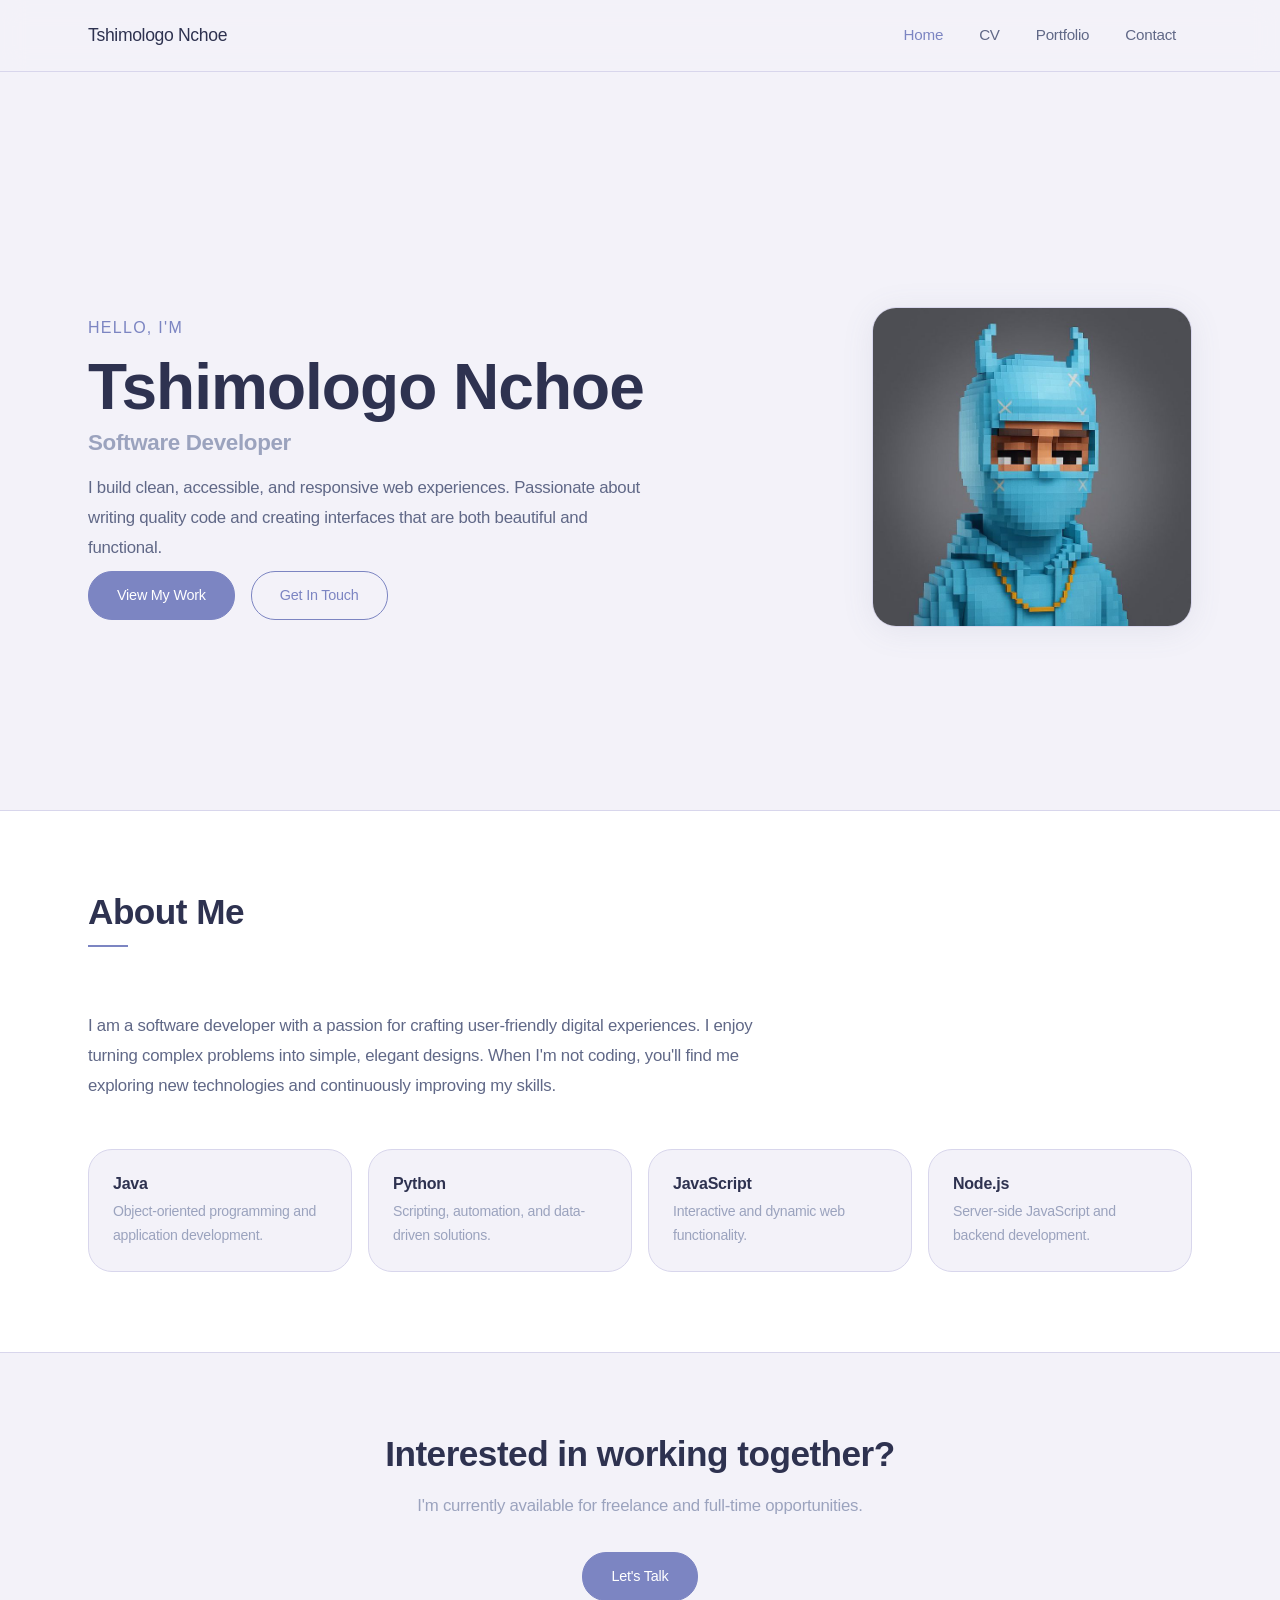
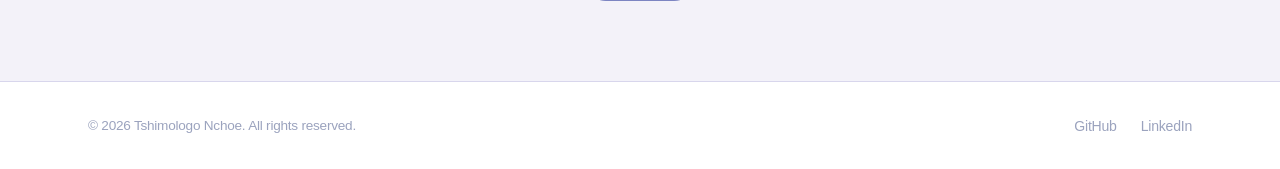
<file: index.html>
<html lang="en"><head>
    <meta charset="UTF-8">
    <meta name="viewport" content="width=device-width, initial-scale=1.0">
    <title>Tshimologo Nchoe | Software Developer</title>
    <link rel="stylesheet" href="css/styles.css">
  </head>
  <body>

    
    <header class="site-header">
      <nav class="navbar" aria-label="Main navigation">
        <div class="nav-logo">
          <a href="index.html">Tshimologo Nchoe</a>
        </div>

        <button class="nav-toggle" aria-controls="nav-menu" aria-expanded="false" aria-label="Toggle navigation menu">
          <span class="hamburger-bar"></span>
          <span class="hamburger-bar"></span>
          <span class="hamburger-bar"></span>
        </button>

        <ul class="nav-menu" id="nav-menu" role="list">
          <li><a href="index.html" class="nav-link active" aria-current="page">Home</a></li>
          <li><a href="cv.html" class="nav-link">CV</a></li>
          <li><a href="portfolio.html" class="nav-link">Portfolio</a></li>
          <li><a href="contact.html" class="nav-link">Contact</a></li>
        </ul>
      </nav>
    </header>

    
    <main>

      
      <section class="hero" aria-labelledby="hero-heading">
        <div class="hero-content">
          <p class="hero-greeting">Hello, I'm</p>
          <h1 id="hero-heading" class="hero-name">Tshimologo Nchoe</h1>
          <h2 class="hero-title">Software Developer</h2>
          <p class="hero-bio">
            I build clean, accessible, and responsive web experiences.
            Passionate about writing quality code and creating interfaces
            that are both beautiful and functional.
          </p>
          <div class="hero-actions">
            <a href="portfolio.html" class="btn btn-primary">View My Work</a>
            <a href="contact.html" class="btn btn-secondary">Get In Touch</a>
          </div>
        </div>

        <div class="hero-image">
          <img src="images/blue-logo.jpeg" alt="Tshimologo Nchoe logo" width="300" height="300">
        </div>
      </section>

      <!-- About / Skills Snapshot Section -->
      <section class="about-snapshot" aria-labelledby="about-heading">
        <div class="container">
          <h2 id="about-heading" class="section-title">About Me</h2>
          <p class="about-text">
            I am a software developer with a passion for crafting user-friendly
            digital experiences. I enjoy turning complex problems into simple,
            elegant designs. When I'm not coding, you'll find me exploring new
            technologies and continuously improving my skills.
          </p>

          <div class="skills-grid" aria-label="Technical skills">
            <article class="skill-card">
              <h3 class="skill-title">Java</h3>
              <p class="skill-description">Object-oriented programming and application development.</p>
            </article>

            <article class="skill-card">
              <h3 class="skill-title">Python</h3>
              <p class="skill-description">Scripting, automation, and data-driven solutions.</p>
            </article>

            <article class="skill-card">
              <h3 class="skill-title">JavaScript</h3>
              <p class="skill-description">Interactive and dynamic web functionality.</p>
            </article>

            <article class="skill-card">
              <h3 class="skill-title">Node.js</h3>
              <p class="skill-description">Server-side JavaScript and backend development.</p>
            </article>
          </div>
        </div>
      </section>

      
      <section class="cta-section" aria-labelledby="cta-heading">
        <div class="container">
          <h2 id="cta-heading" class="cta-heading">Interested in working together?</h2>
          <p class="cta-text">I'm currently available for freelance and full-time opportunities.</p>
          <a href="contact.html" class="btn btn-primary">Let's Talk</a>
        </div>
      </section>

    </main>

    
    <footer class="site-footer">
      <div class="container">
        <p class="footer-copy">© 2026 Tshimologo Nchoe. All rights reserved.</p>
        <nav class="footer-nav" aria-label="Social links">
          <a href="https://github.com/Tshiimo55" target="_blank" rel="noopener noreferrer" aria-label="GitHub profile">GitHub</a>
          <a href="https://linkedin.com/in/tshimologo-nchoe-560973280" target="_blank" rel="noopener noreferrer" aria-label="LinkedIn profile">LinkedIn</a>
        </nav>
      </div>
    </footer>

    <script src="js/script.js"></script>
  

</body></html>
</file>
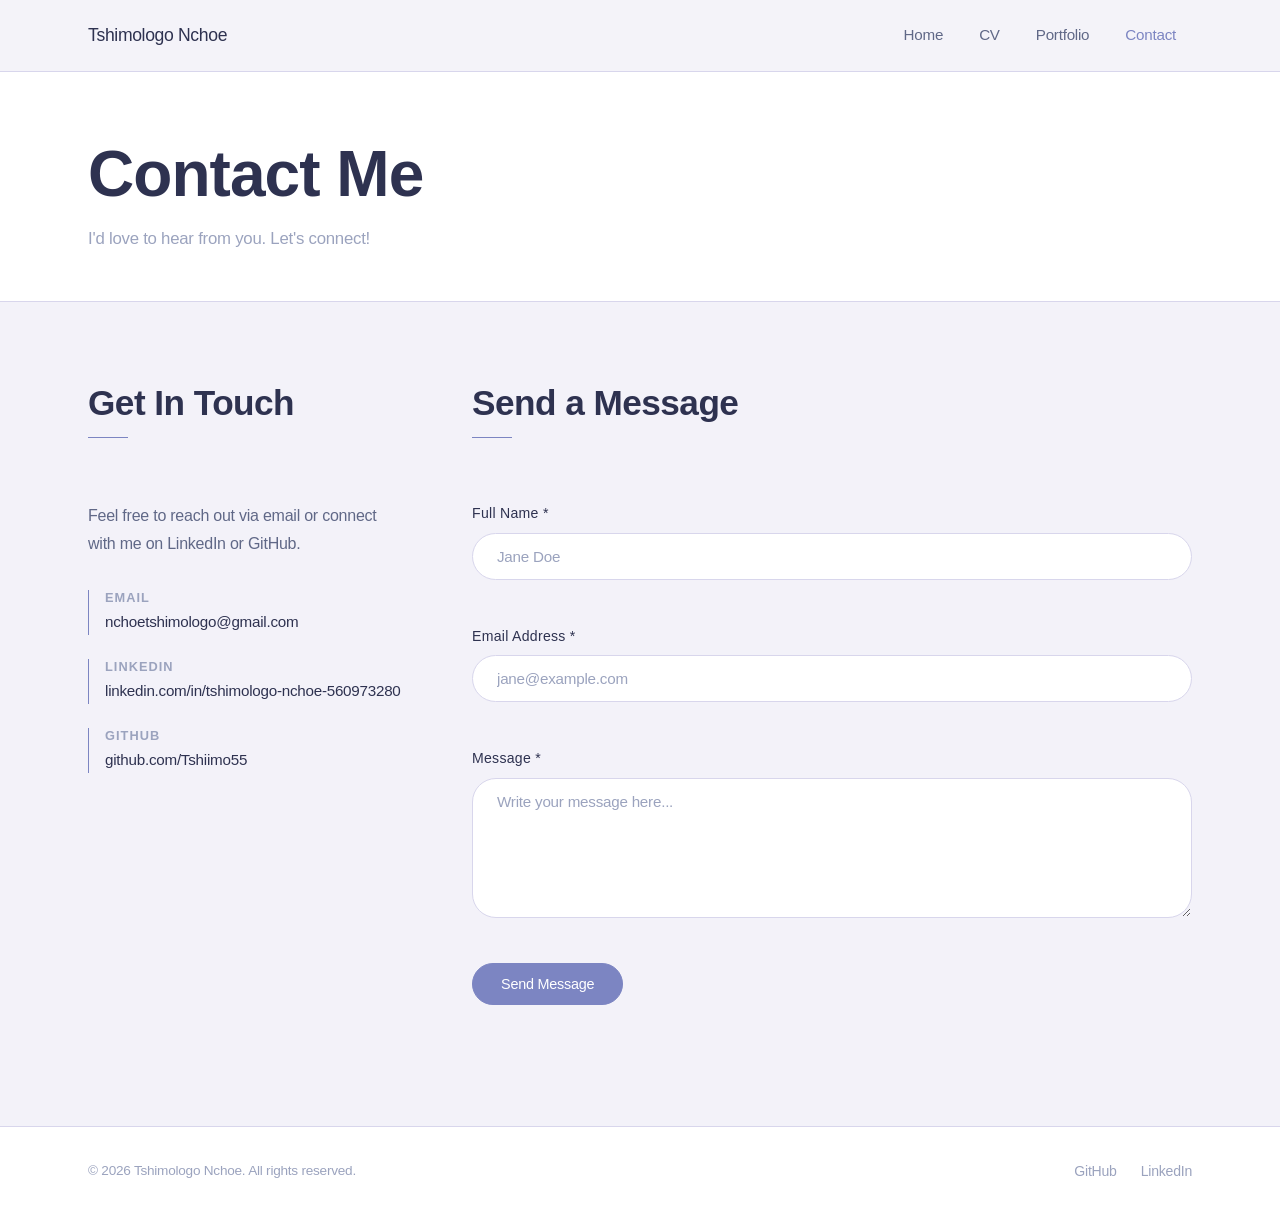
<file: contact.html>
<!DOCTYPE html>
<html lang="en">
  <head>
    <meta charset="UTF-8" />
    <meta name="viewport" content="width=device-width, initial-scale=1.0" />
    <title>Contact | Tshimologo Nchoe</title>
    <link rel="stylesheet" href="css/styles.css" />
  </head>
  <body>

    
    <header class="site-header">
      <nav class="navbar" aria-label="Main navigation">
        <div class="nav-logo">
          <a href="index.html">Tshimologo Nchoe</a>
        </div>

        <button class="nav-toggle" aria-controls="nav-menu" aria-expanded="false" aria-label="Toggle navigation menu">
          <span class="hamburger-bar"></span>
          <span class="hamburger-bar"></span>
          <span class="hamburger-bar"></span>
        </button>

        <ul class="nav-menu" id="nav-menu" role="list">
          <li><a href="index.html" class="nav-link">Home</a></li>
          <li><a href="cv.html" class="nav-link">CV</a></li>
          <li><a href="portfolio.html" class="nav-link">Portfolio</a></li>
          <li><a href="contact.html" class="nav-link active" aria-current="page">Contact</a></li>
        </ul>
      </nav>
    </header>

    
    <main>

      
      <section class="page-banner" aria-labelledby="contact-heading">
        <div class="container">
          <h1 id="contact-heading">Contact Me</h1>
          <p class="page-banner-subtitle">I'd love to hear from you. Let's connect!</p>
        </div>
      </section>

      
      <section class="contact-section" aria-labelledby="contact-info-heading">
        <div class="container contact-layout">

          
          <aside class="contact-info-panel">
            <h2 id="contact-info-heading" class="section-title">Get In Touch</h2>
            <p>Feel free to reach out via email or connect with me on LinkedIn or GitHub.</p>

            <ul class="contact-details-list">
              <li class="contact-detail-item">
                <h3 class="contact-detail-label">Email</h3>
                <address>
                  <a href="mailto:nchoetshimologo@gmail.com" class="contact-link">
                    nchoetshimologo@gmail.com
                  </a>
                </address>
              </li>

              <li class="contact-detail-item">
                <h3 class="contact-detail-label">LinkedIn</h3>
                <a
                  href="https://linkedin.com/in/tshimologo-nchoe-560973280"
                  class="contact-link"
                  target="_blank"
                  rel="noopener noreferrer"
                  aria-label="Visit my LinkedIn profile (opens in new tab)"
                >
                  linkedin.com/in/tshimologo-nchoe-560973280
                </a>
              </li>

              <li class="contact-detail-item">
                <h3 class="contact-detail-label">GitHub</h3>
                <a
                  href="https://github.com/Tshiimo55"
                  class="contact-link"
                  target="_blank"
                  rel="noopener noreferrer"
                  aria-label="Visit my GitHub profile (opens in new tab)"
                >
                  github.com/Tshiimo55
                </a>
              </li>
            </ul>
          </aside>

          <!-- Contact Form -->
          <section class="contact-form-wrapper" aria-labelledby="form-heading">
            <h2 id="form-heading" class="section-title">Send a Message</h2>

            <form
              class="contact-form"
              id="contact-form"
              novalidate
              aria-describedby="form-status"
            >

              <!-- Name Field -->
              <div class="form-group">
                <label for="name" class="form-label">Full Name <span aria-hidden="true">*</span></label>
                <input
                  type="text"
                  id="name"
                  name="name"
                  class="form-input"
                  placeholder="Jane Doe"
                  autocomplete="name"
                  required
                  aria-required="true"
                />
                <span class="form-error" id="name-error" role="alert" aria-live="polite"></span>
              </div>

              <!-- Email Field -->
              <div class="form-group">
                <label for="email" class="form-label">Email Address <span aria-hidden="true">*</span></label>
                <input
                  type="email"
                  id="email"
                  name="email"
                  class="form-input"
                  placeholder="jane@example.com"
                  autocomplete="email"
                  required
                  aria-required="true"
                />
                <span class="form-error" id="email-error" role="alert" aria-live="polite"></span>
              </div>

              <!-- Message Field -->
              <div class="form-group">
                <label for="message" class="form-label">Message <span aria-hidden="true">*</span></label>
                <textarea
                  id="message"
                  name="message"
                  class="form-textarea"
                  placeholder="Write your message here..."
                  rows="6"
                  required
                  aria-required="true"
                ></textarea>
                <span class="form-error" id="message-error" role="alert" aria-live="polite"></span>
              </div>

              <!-- Submit Button -->
              <div class="form-group">
                <button type="submit" class="btn btn-primary form-submit-btn">
                  Send Message
                </button>
              </div>

              <!-- Success / Error Status Message -->
              <p class="form-status" id="form-status" role="status" aria-live="polite"></p>

            </form>
          </section>

        </div>
      </section>

    </main>

    
    <footer class="site-footer">
      <div class="container">
        <p class="footer-copy">&copy; 2026 Tshimologo Nchoe. All rights reserved.</p>
        <nav class="footer-nav" aria-label="Social links">
          <a href="https://github.com/Tshiimo55" target="_blank" rel="noopener noreferrer" aria-label="GitHub profile">GitHub</a>
          <a href="https://linkedin.com/in/tshimologo-nchoe-560973280" target="_blank" rel="noopener noreferrer" aria-label="LinkedIn profile">LinkedIn</a>
        </nav>
      </div>
    </footer>

    <script src="js/script.js"></script>
  </body>
</html>
</file>
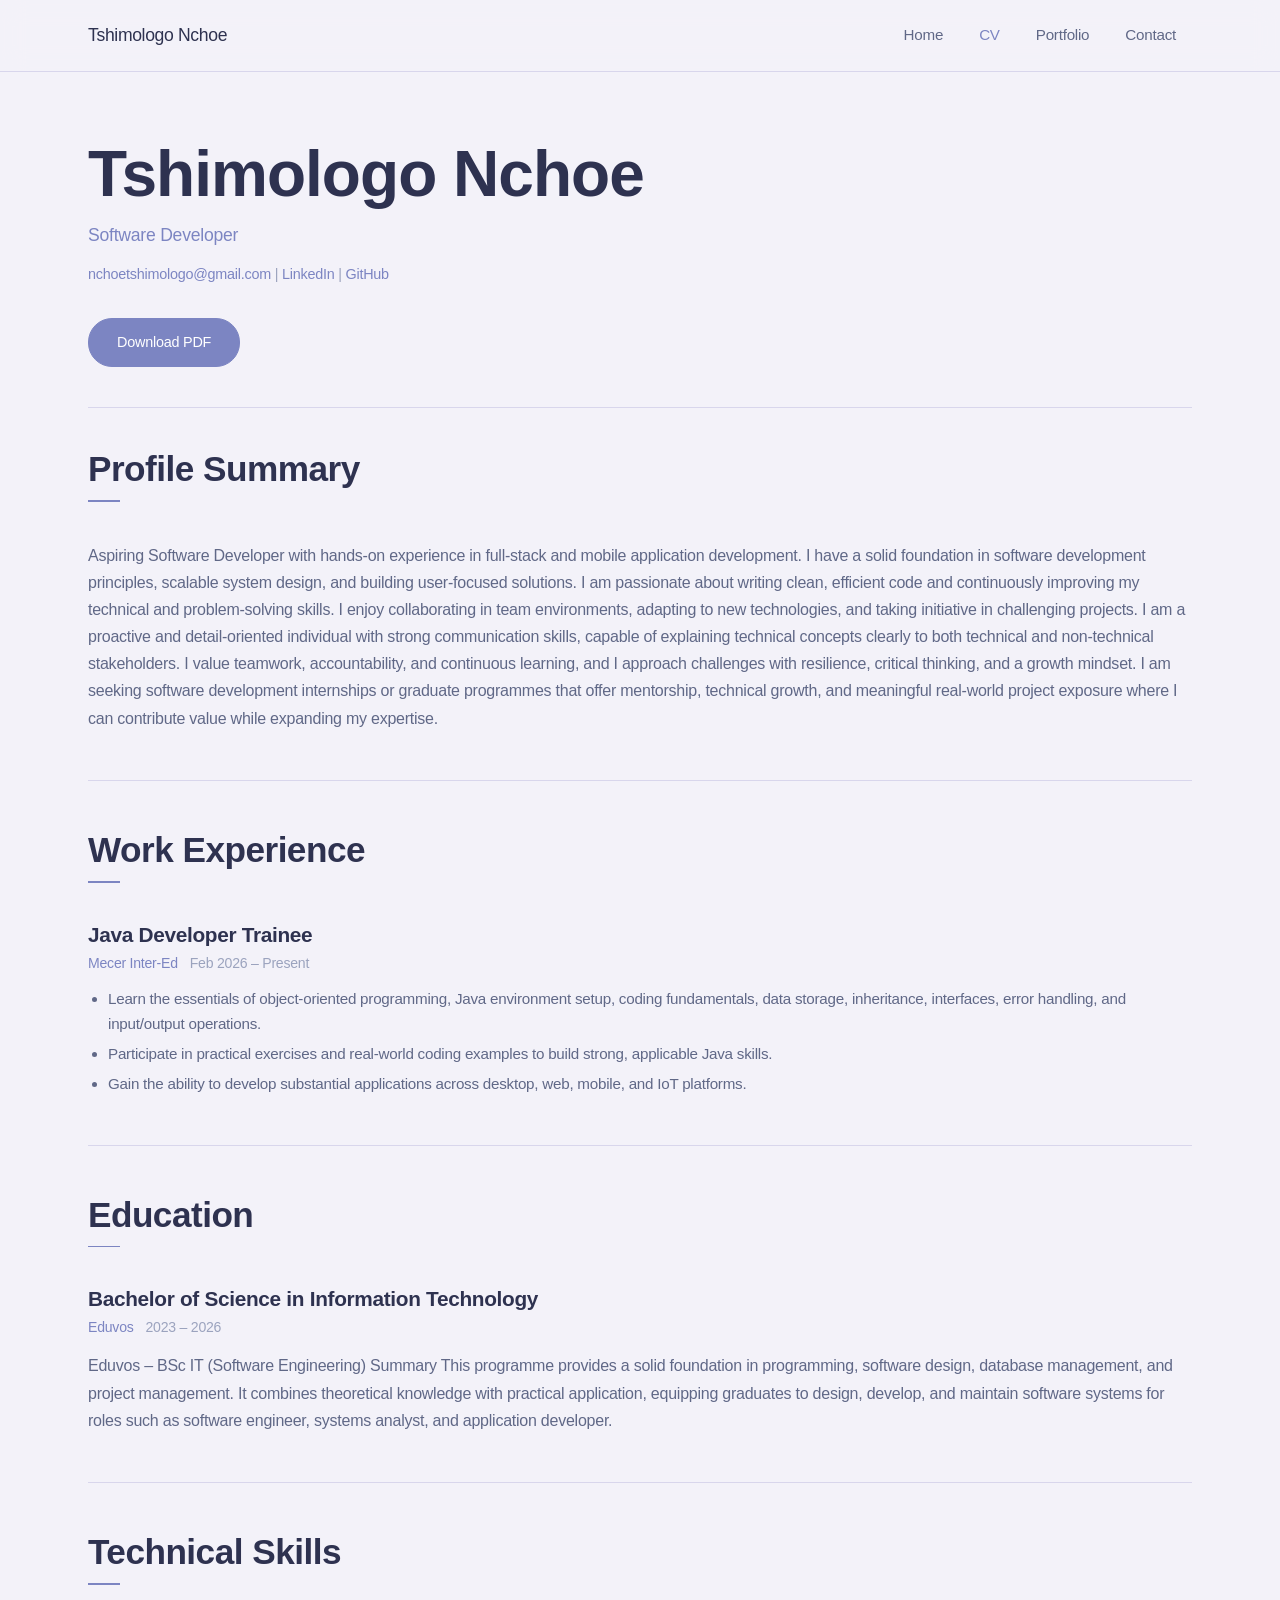
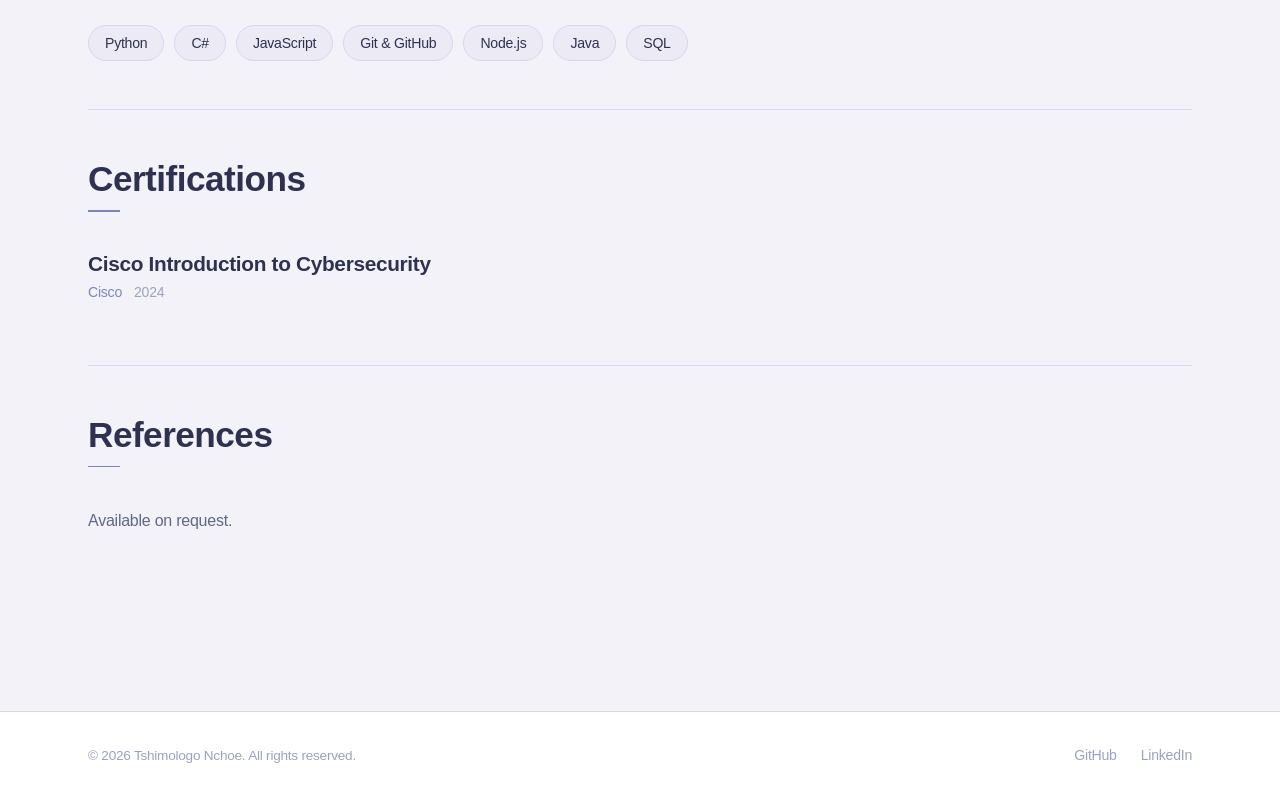
<file: cv.html>
<!DOCTYPE html>
<html lang="en">
  <head>
    <meta charset="UTF-8" />
    <meta name="viewport" content="width=device-width, initial-scale=1.0" />
    <title>CV | Tshimologo Nchoe</title>
    <link rel="stylesheet" href="css/styles.css" />
  </head>
  <body>

    
    <header class="site-header">
      <nav class="navbar" aria-label="Main navigation">
        <div class="nav-logo">
          <a href="index.html">Tshimologo Nchoe</a>
        </div>

        <button class="nav-toggle" aria-controls="nav-menu" aria-expanded="false" aria-label="Toggle navigation menu">
          <span class="hamburger-bar"></span>
          <span class="hamburger-bar"></span>
          <span class="hamburger-bar"></span>
        </button>

        <ul class="nav-menu" id="nav-menu" role="list">
          <li><a href="index.html" class="nav-link">Home</a></li>
          <li><a href="cv.html" class="nav-link active" aria-current="page">CV</a></li>
          <li><a href="portfolio.html" class="nav-link">Portfolio</a></li>
          <li><a href="contact.html" class="nav-link">Contact</a></li>
        </ul>
      </nav>
    </header>

    
    <main>
      <section class="cv-page" aria-labelledby="cv-heading">
        <div class="container">

          <div class="cv-header">
            <h1 id="cv-heading">Tshimologo Nchoe</h1>
            <p class="cv-job-title">Software Developer</p>
            <address class="cv-contact-info">
              <a href="mailto:nchoetshimologo@gmail.com">nchoetshimologo@gmail.com</a> |
              <a href="https://linkedin.com/in/tshimologo-nchoe-560973280" target="_blank" rel="noopener noreferrer">LinkedIn</a> |
              <a href="https://github.com/Tshiimo55" target="_blank" rel="noopener noreferrer">GitHub</a>
            </address>
            <a href="Tshimologo-CV.pdf" download class="btn btn-primary cv-download-btn">Download PDF</a>
          </div>

          <!-- Profile Summary -->
          <section class="cv-section" aria-labelledby="profile-heading">
            <h2 id="profile-heading" class="cv-section-title">Profile Summary</h2>
            <p>
              Aspiring Software Developer with hands-on experience in full-stack and mobile application development. I have a solid foundation in software development principles, scalable system design, and building user-focused solutions. I am passionate about writing clean, efficient code and continuously improving my technical and problem-solving skills. I enjoy collaborating in team environments, adapting to new technologies, and taking initiative in challenging projects.
I am a proactive and detail-oriented individual with strong communication skills, capable of explaining technical concepts clearly to both technical and non-technical stakeholders. I value teamwork, accountability, and continuous learning, and I approach challenges with resilience, critical thinking, and a growth mindset. I am seeking software development internships or graduate programmes that offer mentorship, technical growth, and meaningful real-world project exposure where I can contribute value while expanding my expertise.

            </p>
          </section>

          <!-- Work Experience -->
          <section class="cv-section" aria-labelledby="experience-heading">
            <h2 id="experience-heading" class="cv-section-title">Work Experience</h2>

            <article class="cv-entry">
              <header class="cv-entry-header">
                <h3 class="cv-entry-title">Java Developer Trainee</h3>
                <p class="cv-entry-meta">
                  <span class="cv-company">Mecer Inter-Ed</span>
                  <time class="cv-date">Feb 2026 – Present</time>
                </p>
              </header>
              <ul class="cv-entry-list">
                <li>Learn the essentials of object-oriented programming, Java environment setup, coding fundamentals, data storage, inheritance, interfaces, error handling, and input/output operations.</li>
                <li>Participate in practical exercises and real-world coding examples to build strong, applicable Java skills.</li>
                <li>Gain the ability to develop substantial applications across desktop, web, mobile, and IoT platforms.</li>
              </ul>
            </article>

          </section>

          <!-- Education -->
          <section class="cv-section" aria-labelledby="education-heading">
            <h2 id="education-heading" class="cv-section-title">Education</h2>

            <article class="cv-entry">
              <header class="cv-entry-header">
                <h3 class="cv-entry-title">Bachelor of Science in Information Technology</h3>
                <p class="cv-entry-meta">
                  <span class="cv-company">Eduvos</span>
                  <time class="cv-date">2023 – 2026</time>
                </p>
              </header>
              <p>Eduvos – BSc IT (Software Engineering) Summary
This programme provides a solid foundation in programming, software design, database management, and project management. It combines theoretical knowledge with practical application, equipping graduates to design, develop, and maintain software systems for roles such as software engineer, systems analyst, and application developer.
</p>
            </article>

          </section>

          <!-- Skills -->
          <section class="cv-section" aria-labelledby="skills-heading">
            <h2 id="skills-heading" class="cv-section-title">Technical Skills</h2>
            <ul class="cv-skills-list">
              <li>Python</li>
              <li>C#</li>
              <li>JavaScript</li>
              <li>Git & GitHub</li>
              <li>Node.js</li>
              <li>Java</li>
              <li>SQL</li>
            </ul>
          </section>

          <section class="cv-section" aria-labelledby="certs-heading">
            <h2 id="certs-heading" class="cv-section-title">Certifications</h2>

            <article class="cv-entry">
              <header class="cv-entry-header">
                <h3 class="cv-entry-title">Cisco Introduction to Cybersecurity</h3>
                <p class="cv-entry-meta">
                  <span class="cv-company">Cisco</span>
                  <time class="cv-date">2024</time>
                </p>
              </header>
            </article>

          </section>

          <section class="cv-section" aria-labelledby="references-heading">
            <h2 id="references-heading" class="cv-section-title">References</h2>
            <p>Available on request.</p>
          </section>

        </div>
      </section>
    </main>

    
    <footer class="site-footer">
      <div class="container">
        <p class="footer-copy">&copy; 2026 Tshimologo Nchoe. All rights reserved.</p>
        <nav class="footer-nav" aria-label="Social links">
          <a href="https://github.com/Tshiimo55" target="_blank" rel="noopener noreferrer" aria-label="GitHub profile">GitHub</a>
          <a href="https://linkedin.com/in/tshimologo-nchoe-560973280" target="_blank" rel="noopener noreferrer" aria-label="LinkedIn profile">LinkedIn</a>
        </nav>
      </div>
    </footer>

    <script src="js/script.js"></script>
  </body>
</html>
</file>
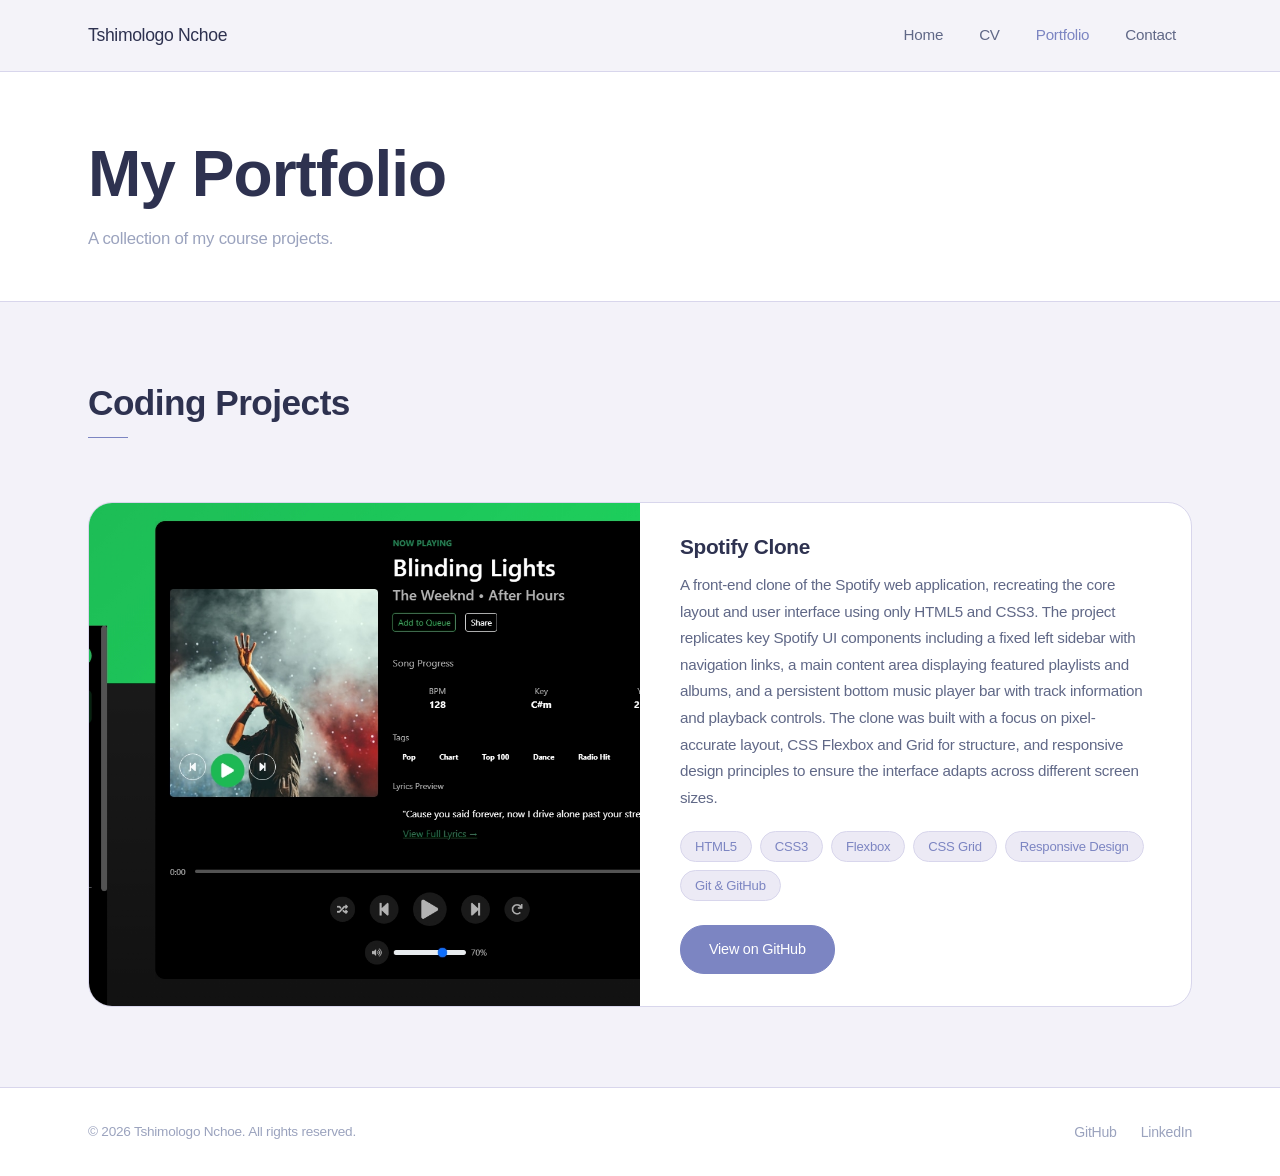
<file: portfolio.html>
<html lang="en"><head>
    <meta charset="UTF-8">
    <meta name="viewport" content="width=device-width, initial-scale=1.0">
    <title>Portfolio | Tshimologo Nchoe</title>
    <link rel="stylesheet" href="css/styles.css">
  </head>
  <body>

    
    <header class="site-header">
      <nav class="navbar" aria-label="Main navigation">
        <div class="nav-logo">
          <a href="index.html">Tshimologo Nchoe</a>
        </div>

        <button class="nav-toggle" aria-controls="nav-menu" aria-expanded="false" aria-label="Toggle navigation menu">
          <span class="hamburger-bar"></span>
          <span class="hamburger-bar"></span>
          <span class="hamburger-bar"></span>
        </button>

        <ul class="nav-menu" id="nav-menu" role="list">
          <li><a href="index.html" class="nav-link">Home</a></li>
          <li><a href="cv.html" class="nav-link">CV</a></li>
          <li><a href="portfolio.html" class="nav-link active" aria-current="page">Portfolio</a></li>
          <li><a href="contact.html" class="nav-link">Contact</a></li>
        </ul>
      </nav>
    </header>

    
    <main>

      <!-- Portfolio Hero Banner -->
      <section class="page-banner" aria-labelledby="portfolio-heading">
        <div class="container">
          <h1 id="portfolio-heading">My Portfolio</h1>
          <p class="page-banner-subtitle">A collection of my course projects.</p>
        </div>
      </section>

      
      <section class="portfolio-section" aria-labelledby="projects-heading">
        <div class="container">
          <h2 id="projects-heading" class="section-title">Coding Projects</h2>

          <div class="projects-grid">

            
            <article class="project-card">
              <figure class="project-image-wrapper">
                <img src="images/spotify-clone-screenshot.jpeg" alt="Screenshot of the Spotify clone showing the music player interface with a sidebar, playlist view and playback controls" width="600" height="400">
              </figure>
              <div class="project-info">
                <h3 class="project-title">Spotify Clone</h3>
                <p class="project-description">
                  A front-end clone of the Spotify web application, recreating the core layout
                  and user interface using only HTML5 and CSS3. The project replicates key
                  Spotify UI components including a fixed left sidebar with navigation links,
                  a main content area displaying featured playlists and albums, and a persistent
                  bottom music player bar with track information and playback controls. The clone
                  was built with a focus on pixel-accurate layout, CSS Flexbox and Grid for
                  structure, and responsive design principles to ensure the interface adapts
                  across different screen sizes.
                </p>
                <ul class="project-tech-list" aria-label="Technologies used">
                  <li>HTML5</li>
                  <li>CSS3</li>
                  <li>Flexbox</li>
                  <li>CSS Grid</li>
                  <li>Responsive Design</li>
                  <li>Git &amp; GitHub</li>
                </ul>
                <div class="project-links">
                  <a href="https://github.com/Tshiimo55/music-player-app.git" class="btn btn-primary" target="_blank" rel="noopener noreferrer" aria-label="View Spotify Clone source code on GitHub (opens in new tab)">
                    View on GitHub
                  </a>
                </div>
              </div>
            </article>

          </div>
        </div>
      </section>

    </main>

    
    <footer class="site-footer">
      <div class="container">
        <p class="footer-copy">© 2026 Tshimologo Nchoe. All rights reserved.</p>
        <nav class="footer-nav" aria-label="Social links">
          <a href="https://github.com/Tshiimo55" target="_blank" rel="noopener noreferrer" aria-label="GitHub profile">GitHub</a>
          <a href="https://linkedin.com/in/tshimologo-nchoe-560973280" target="_blank" rel="noopener noreferrer" aria-label="LinkedIn profile">LinkedIn</a>
        </nav>
      </div>
    </footer>

    <script src="js/script.js"></script>
  

</body></html>
</file>
<file: css/styles.css>
/* ============================================================
   PORTFOLIO — styles.css
   Aesthetic: Refined editorial, soft lavender-grey palette
   Mobile-first, external stylesheet only, no inline styles
   ============================================================ */


/* ============================================================
   1. CSS CUSTOM PROPERTIES (Design Tokens)
   ============================================================ */

:root {
  /* Spacing */
  --left-right-internal-margin: 24px;
  --top-margin-mobile: 40vh;
  --top-internal-margin: 24px;
  --left-right-margin: 48px;
  --top-margin: 132px;

  /* Borders */
  --border: 1.5px;
  --border-radius: 24px;
  --border-radius-content: 0;

  /* Colours */
  --background-color: #f3f2f9;
  --color: #606887;
  --color-dark: #2e3250;
  --color-muted: #9ba3be;
  --accent: #7c85c2;
  --accent-hover: #5a63a8;
  --surface: #ffffff;
  --surface-alt: #eceaf5;
  --border-color: #d8d6ec;

  /* Typography */
  --font-primary: studiofeixen-variable, studiofeixen, Arial, Helvetica, sans-serif;
  --letter-spacing: -0.015em;
  --font-variation: "wght" 500, "wdth" 100;

  /* Transitions */
  --transition: 0.25s;
  --transition-slow: 0.4s;

  /* Misc */
  --innerVh: 7.32px;
  --nav-height: 72px;
  --shadow: 0 4px 32px rgba(96, 104, 135, 0.1);
  --shadow-hover: 0 8px 48px rgba(96, 104, 135, 0.18);
}


/* ============================================================
   2. RESET & BASE
   ============================================================ */

*,
*::before,
*::after {
  margin: 0;
  padding: 0;
  box-sizing: border-box;
}

html {
  scroll-behavior: smooth;
}

body {
  background-color: var(--background-color);
  color: var(--color);
  width: 100%;
  height: auto;
  font-family: var(--font-primary);
  letter-spacing: var(--letter-spacing);
  -webkit-font-smoothing: antialiased;
  font-variation-settings: var(--font-variation);
  font-weight: unset;
  font-size: 1em;
  transition: var(--transition);
  overflow-x: hidden;
  line-height: 1.6;
}

img {
  display: block;
  max-width: 100%;
  height: auto;
}

a {
  color: inherit;
  text-decoration: none;
  transition: color var(--transition);
}

ul {
  list-style: none;
}

address {
  font-style: normal;
}


/* ============================================================
   3. TYPOGRAPHY SCALE
   ============================================================ */

h1, h2, h3, h4 {
  color: var(--color-dark);
  line-height: 1.2;
  letter-spacing: var(--letter-spacing);
  font-variation-settings: "wght" 700, "wdth" 100;
}

h1 { font-size: clamp(2rem, 6vw, 4rem); }
h2 { font-size: clamp(1.4rem, 3vw, 2.2rem); }
h3 { font-size: clamp(1rem, 2vw, 1.3rem); }

p {
  line-height: 1.7;
  color: var(--color);
}


/* ============================================================
   4. UTILITY
   ============================================================ */

.container {
  width: 100%;
  max-width: 1200px;
  margin: 0 auto;
  padding: 0 var(--left-right-internal-margin);
}

.btn {
  display: inline-block;
  padding: 12px 28px;
  border-radius: var(--border-radius);
  font-family: var(--font-primary);
  font-size: 0.9rem;
  letter-spacing: var(--letter-spacing);
  font-variation-settings: "wght" 600, "wdth" 100;
  cursor: pointer;
  border: var(--border) solid transparent;
  transition: background-color var(--transition), color var(--transition), border-color var(--transition), box-shadow var(--transition);
}

.btn-primary {
  background-color: var(--accent);
  color: #ffffff;
  border-color: var(--accent);
}

.btn-primary:hover,
.btn-primary:focus {
  background-color: var(--accent-hover);
  border-color: var(--accent-hover);
  box-shadow: var(--shadow);
  outline: none;
}

.btn-secondary {
  background-color: transparent;
  color: var(--accent);
  border-color: var(--accent);
}

.btn-secondary:hover,
.btn-secondary:focus {
  background-color: var(--accent);
  color: #ffffff;
  outline: none;
}

.section-title {
  margin-bottom: 48px;
  position: relative;
  padding-bottom: 16px;
}

.section-title::after {
  content: "";
  display: block;
  width: 40px;
  height: var(--border);
  background-color: var(--accent);
  margin-top: 12px;
}


/* ============================================================
   5. HEADER & NAVIGATION
   ============================================================ */

.site-header {
  position: fixed;
  top: 0;
  left: 0;
  width: 100%;
  height: var(--nav-height);
  background-color: rgba(243, 242, 249, 0.92);
  backdrop-filter: blur(12px);
  -webkit-backdrop-filter: blur(12px);
  border-bottom: var(--border) solid var(--border-color);
  z-index: 100;
  transition: box-shadow var(--transition);
}

.navbar {
  display: flex;
  align-items: center;
  justify-content: space-between;
  height: 100%;
  padding: 0 var(--left-right-internal-margin);
  max-width: 1200px;
  margin: 0 auto;
}

.nav-logo a {
  font-size: 1.1rem;
  color: var(--color-dark);
  font-variation-settings: "wght" 700, "wdth" 100;
  letter-spacing: -0.02em;
  transition: color var(--transition);
}

.nav-logo a:hover {
  color: var(--accent);
}

.nav-menu {
  display: none;
  flex-direction: column;
  gap: 0;
  position: absolute;
  top: var(--nav-height);
  left: 0;
  width: 100%;
  background-color: var(--background-color);
  border-bottom: var(--border) solid var(--border-color);
  padding: 16px 0;
}

.nav-menu.is-open {
  display: flex;
}

.nav-link {
  display: block;
  padding: 12px var(--left-right-internal-margin);
  font-size: 0.95rem;
  color: var(--color);
  transition: color var(--transition), background-color var(--transition);
}

.nav-link:hover,
.nav-link:focus {
  color: var(--accent);
  background-color: var(--surface-alt);
  outline: none;
}

.nav-link.active {
  color: var(--accent);
  font-variation-settings: "wght" 650, "wdth" 100;
}

/* Hamburger button */
.nav-toggle {
  display: flex;
  flex-direction: column;
  justify-content: space-between;
  width: 28px;
  height: 18px;
  background: none;
  border: none;
  cursor: pointer;
  padding: 0;
}

.hamburger-bar {
  display: block;
  width: 100%;
  height: 1.5px;
  background-color: var(--color-dark);
  border-radius: 2px;
  transition: transform var(--transition), opacity var(--transition);
}


/* ============================================================
   6. HOME PAGE — HERO
   ============================================================ */

.hero {
  display: flex;
  flex-direction: column;
  align-items: flex-start;
  gap: 40px;
  padding-top: calc(var(--nav-height) + 64px);
  padding-bottom: 80px;
  padding-left: var(--left-right-internal-margin);
  padding-right: var(--left-right-internal-margin);
  max-width: 1200px;
  margin: 0 auto;
  min-height: 90vh;
  justify-content: center;
}

.hero-greeting {
  font-size: 1rem;
  color: var(--accent);
  font-variation-settings: "wght" 600, "wdth" 100;
  text-transform: uppercase;
  letter-spacing: 0.08em;
}

.hero-name {
  color: var(--color-dark);
  margin-top: 8px;
}

.hero-title {
  font-size: clamp(1rem, 2.5vw, 1.4rem);
  color: var(--color-muted);
  font-variation-settings: "wght" 400, "wdth" 100;
  margin-top: 4px;
}

.hero-bio {
  max-width: 560px;
  font-size: 1.05rem;
  color: var(--color);
  margin-top: 16px;
  line-height: 1.8;
}

.hero-actions {
  display: flex;
  flex-wrap: wrap;
  gap: 16px;
  margin-top: 8px;
}

.hero-image img {
  width: 220px;
  height: 220px;
  object-fit: cover;
  border-radius: var(--border-radius);
  border: var(--border) solid var(--border-color);
  box-shadow: var(--shadow);
}


/* ============================================================
   7. HOME PAGE — ABOUT SNAPSHOT
   ============================================================ */

.about-snapshot {
  padding: 80px 0;
  background-color: var(--surface);
  border-top: var(--border) solid var(--border-color);
  border-bottom: var(--border) solid var(--border-color);
}

.about-text {
  max-width: 680px;
  font-size: 1.05rem;
  margin-bottom: 48px;
  line-height: 1.8;
}

.skills-grid {
  display: grid;
  grid-template-columns: 1fr 1fr;
  gap: 16px;
}

.skill-card {
  background-color: var(--background-color);
  border: var(--border) solid var(--border-color);
  border-radius: var(--border-radius);
  padding: var(--top-internal-margin) var(--left-right-internal-margin);
  transition: box-shadow var(--transition), transform var(--transition);
}

.skill-card:hover {
  box-shadow: var(--shadow);
  transform: translateY(-2px);
}

.skill-title {
  color: var(--color-dark);
  font-size: 1rem;
  margin-bottom: 6px;
}

.skill-description {
  font-size: 0.88rem;
  color: var(--color-muted);
}


/* ============================================================
   8. HOME PAGE — CALL TO ACTION
   ============================================================ */

.cta-section {
  padding: 80px 0;
  text-align: center;
}

.cta-heading {
  color: var(--color-dark);
  margin-bottom: 16px;
}

.cta-text {
  font-size: 1.05rem;
  margin-bottom: 32px;
  color: var(--color-muted);
}


/* ============================================================
   9. PAGE BANNER (Portfolio & Contact pages)
   ============================================================ */

.page-banner {
  padding-top: calc(var(--nav-height) + 64px);
  padding-bottom: 48px;
  background-color: var(--surface);
  border-bottom: var(--border) solid var(--border-color);
}

.page-banner h1 {
  margin-bottom: 12px;
}

.page-banner-subtitle {
  font-size: 1.05rem;
  color: var(--color-muted);
}


/* ============================================================
   10. CV PAGE
   ============================================================ */

.cv-page {
  padding-top: calc(var(--nav-height) + 64px);
  padding-bottom: 80px;
}

.cv-header {
  padding-bottom: 40px;
  margin-bottom: 40px;
  border-bottom: var(--border) solid var(--border-color);
}

.cv-header h1 {
  margin-bottom: 8px;
}

.cv-job-title {
  font-size: 1.1rem;
  color: var(--accent);
  margin-bottom: 12px;
  font-variation-settings: "wght" 600, "wdth" 100;
}

.cv-contact-info {
  color: var(--color-muted);
  font-size: 0.9rem;
  margin-bottom: 24px;
}

.cv-contact-info a {
  color: var(--accent);
  transition: color var(--transition);
}

.cv-contact-info a:hover {
  color: var(--accent-hover);
}

.cv-download-btn {
  margin-top: 8px;
}

.cv-section {
  margin-bottom: 48px;
  padding-bottom: 48px;
  border-bottom: var(--border) solid var(--border-color);
}

.cv-section:last-child {
  border-bottom: none;
}

.cv-section-title {
  margin-bottom: 28px;
  padding-bottom: 12px;
  position: relative;
}

.cv-section-title::after {
  content: "";
  display: block;
  width: 32px;
  height: var(--border);
  background-color: var(--accent);
  margin-top: 10px;
}

.cv-entry {
  margin-bottom: 32px;
}

.cv-entry:last-child {
  margin-bottom: 0;
}

.cv-entry-header {
  margin-bottom: 12px;
}

.cv-entry-title {
  color: var(--color-dark);
  margin-bottom: 4px;
}

.cv-entry-meta {
  display: flex;
  flex-wrap: wrap;
  gap: 12px;
  font-size: 0.88rem;
  color: var(--color-muted);
}

.cv-company {
  font-variation-settings: "wght" 600, "wdth" 100;
  color: var(--accent);
}

.cv-entry-list {
  list-style: disc;
  padding-left: 20px;
  display: flex;
  flex-direction: column;
  gap: 6px;
}

.cv-entry-list li {
  font-size: 0.95rem;
  line-height: 1.6;
}

.cv-skills-list {
  display: flex;
  flex-wrap: wrap;
  gap: 10px;
}

.cv-skills-list li {
  background-color: var(--surface-alt);
  border: var(--border) solid var(--border-color);
  border-radius: var(--border-radius);
  padding: 6px 16px;
  font-size: 0.88rem;
  color: var(--color-dark);
}


/* ============================================================
   11. PORTFOLIO PAGE
   ============================================================ */

.portfolio-section {
  padding: 80px 0;
}

.projects-grid {
  display: flex;
  flex-direction: column;
  gap: 48px;
}

.project-card {
  background-color: var(--surface);
  border: var(--border) solid var(--border-color);
  border-radius: var(--border-radius);
  overflow: hidden;
  transition: box-shadow var(--transition-slow), transform var(--transition-slow);
}

.project-card:hover {
  box-shadow: var(--shadow-hover);
  transform: translateY(-4px);
}

.project-image-wrapper {
  margin: 0;
  overflow: hidden;
  aspect-ratio: 16 / 9;
  background-color: var(--surface-alt);
}

.project-image-wrapper img {
  width: 100%;
  height: 100%;
  object-fit: cover;
  transition: transform var(--transition-slow);
}

.project-card:hover .project-image-wrapper img {
  transform: scale(1.03);
}

.project-info {
  padding: var(--top-internal-margin) var(--left-right-internal-margin);
}

.project-title {
  color: var(--color-dark);
  margin-bottom: 12px;
}

.project-description {
  font-size: 0.95rem;
  margin-bottom: 20px;
  line-height: 1.75;
}

.project-tech-list {
  display: flex;
  flex-wrap: wrap;
  gap: 8px;
  margin-bottom: 24px;
}

.project-tech-list li {
  background-color: var(--surface-alt);
  border: var(--border) solid var(--border-color);
  border-radius: var(--border-radius);
  padding: 4px 14px;
  font-size: 0.82rem;
  color: var(--accent);
  font-variation-settings: "wght" 600, "wdth" 100;
}

.project-links {
  display: flex;
  flex-wrap: wrap;
  gap: 12px;
}


/* ============================================================
   12. CONTACT PAGE
   ============================================================ */

.contact-section {
  padding: 80px 0;
}

.contact-layout {
  display: flex;
  flex-direction: column;
  gap: 64px;
}

.contact-info-panel {
  max-width: 480px;
}

.contact-info-panel p {
  margin-bottom: 32px;
  line-height: 1.75;
}

.contact-details-list {
  display: flex;
  flex-direction: column;
  gap: 24px;
}

.contact-detail-item {
  border-left: var(--border) solid var(--accent);
  padding-left: 16px;
}

.contact-detail-label {
  font-size: 0.8rem;
  text-transform: uppercase;
  letter-spacing: 0.08em;
  color: var(--color-muted);
  margin-bottom: 4px;
  font-variation-settings: "wght" 600, "wdth" 100;
}

.contact-link {
  color: var(--color-dark);
  font-size: 0.95rem;
  transition: color var(--transition);
}

.contact-link:hover {
  color: var(--accent);
}

/* Contact Form */
.contact-form-wrapper {
  flex: 1;
}

.contact-form {
  display: flex;
  flex-direction: column;
  gap: 24px;
}

.form-group {
  display: flex;
  flex-direction: column;
  gap: 8px;
}

.form-label {
  font-size: 0.88rem;
  color: var(--color-dark);
  font-variation-settings: "wght" 600, "wdth" 100;
  letter-spacing: 0.02em;
}

.form-input,
.form-textarea {
  width: 100%;
  padding: 14px var(--left-right-internal-margin);
  background-color: var(--surface);
  border: var(--border) solid var(--border-color);
  border-radius: var(--border-radius);
  color: var(--color-dark);
  font-family: var(--font-primary);
  font-size: 0.95rem;
  letter-spacing: var(--letter-spacing);
  font-variation-settings: var(--font-variation);
  transition: border-color var(--transition), box-shadow var(--transition);
  outline: none;
  -webkit-appearance: none;
}

.form-input::placeholder,
.form-textarea::placeholder {
  color: var(--color-muted);
}

.form-input:focus,
.form-textarea:focus {
  border-color: var(--accent);
  box-shadow: 0 0 0 3px rgba(124, 133, 194, 0.15);
}

.form-textarea {
  resize: vertical;
  min-height: 140px;
}

.form-error {
  font-size: 0.82rem;
  color: #d9534f;
  min-height: 1em;
}

.form-input.input-error,
.form-textarea.input-error {
  border-color: #d9534f;
}

.form-status {
  font-size: 0.9rem;
  color: var(--accent);
  min-height: 1.2em;
}

.form-submit-btn {
  align-self: flex-start;
}


/* ============================================================
   13. FOOTER
   ============================================================ */

.site-footer {
  background-color: var(--surface);
  border-top: var(--border) solid var(--border-color);
  padding: 32px 0;
}

.site-footer .container {
  display: flex;
  flex-direction: column;
  align-items: center;
  gap: 16px;
  text-align: center;
}

.footer-copy {
  font-size: 0.85rem;
  color: var(--color-muted);
}

.footer-nav {
  display: flex;
  gap: 24px;
}

.footer-nav a {
  font-size: 0.88rem;
  color: var(--color-muted);
  transition: color var(--transition);
}

.footer-nav a:hover {
  color: var(--accent);
}


/* ============================================================
   14. RESPONSIVE — TABLET (600px+)
   ============================================================ */

@media (min-width: 600px) {

  .container {
    padding: 0 var(--left-right-margin);
  }

  .navbar {
    padding: 0 var(--left-right-margin);
  }

  .hero {
    padding-left: var(--left-right-margin);
    padding-right: var(--left-right-margin);
    flex-direction: row;
    align-items: center;
    justify-content: space-between;
  }

  .hero-content {
    max-width: 560px;
  }

  .hero-image img {
    width: 260px;
    height: 260px;
  }

  .skills-grid {
    grid-template-columns: repeat(4, 1fr);
  }

  .project-info {
    padding: 32px 40px;
  }

  .contact-layout {
    flex-direction: row;
    align-items: flex-start;
  }

  .contact-info-panel {
    width: 320px;
    flex-shrink: 0;
  }

  .site-footer .container {
    flex-direction: row;
    justify-content: space-between;
    text-align: left;
  }
}


/* ============================================================
   15. RESPONSIVE — DESKTOP (900px+)
   ============================================================ */

@media (min-width: 900px) {

  .nav-toggle {
    display: none;
  }

  .nav-menu {
    display: flex;
    flex-direction: row;
    position: static;
    width: auto;
    background: none;
    border: none;
    padding: 0;
    gap: 4px;
  }

  .nav-link {
    padding: 8px 16px;
    border-radius: var(--border-radius);
  }

  .nav-link:hover {
    background-color: var(--surface-alt);
  }

  .hero {
    padding-top: calc(var(--nav-height) + var(--top-margin));
    gap: 80px;
  }

  .hero-image img {
    width: 320px;
    height: 320px;
  }

  .projects-grid {
    gap: 64px;
  }

  .project-card {
    display: grid;
    grid-template-columns: 1fr 1fr;
  }

  .project-image-wrapper {
    aspect-ratio: auto;
    height: 100%;
  }
}


/* ============================================================
   16. FOCUS STYLES (Accessibility)
   ============================================================ */

a:focus-visible,
button:focus-visible,
input:focus-visible,
textarea:focus-visible {
  outline: 2px solid var(--accent);
  outline-offset: 3px;
  border-radius: 4px;
}
</file>
